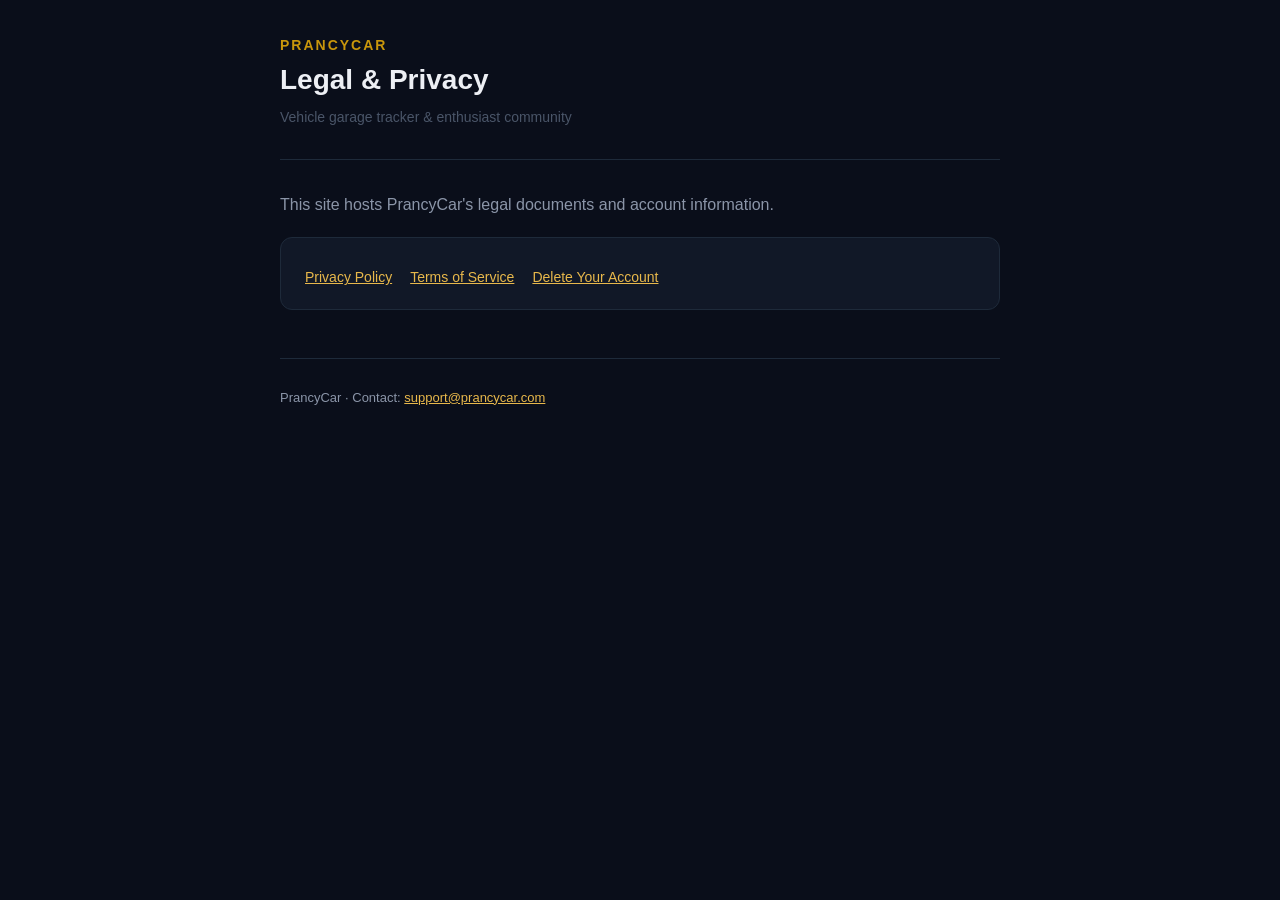
<file: index.html>
<!DOCTYPE html>
<html lang="en">
<head>
  <meta charset="utf-8">
  <meta name="viewport" content="width=device-width, initial-scale=1">
  <title>PrancyCar — Legal</title>
  <meta name="description" content="PrancyCar legal documents: Privacy Policy, Terms of Service, and account deletion.">
  <link rel="stylesheet" href="./style.css">
</head>
<body>
  <div class="wrap">
    <header class="site">
      <span class="brand">PrancyCar</span>
      <h1>Legal &amp; Privacy</h1>
      <p class="updated">Vehicle garage tracker &amp; enthusiast community</p>
    </header>

    <p>This site hosts PrancyCar's legal documents and account information.</p>

    <div class="card">
      <div class="nav">
        <a href="./privacy/">Privacy Policy</a>
        <a href="./terms/">Terms of Service</a>
        <a href="./delete-account/">Delete Your Account</a>
      </div>
    </div>

    <footer class="site">
      <p>PrancyCar &middot; Contact: <a href="mailto:support@prancycar.com">support@prancycar.com</a></p>
    </footer>
  </div>
</body>
</html>
</file>
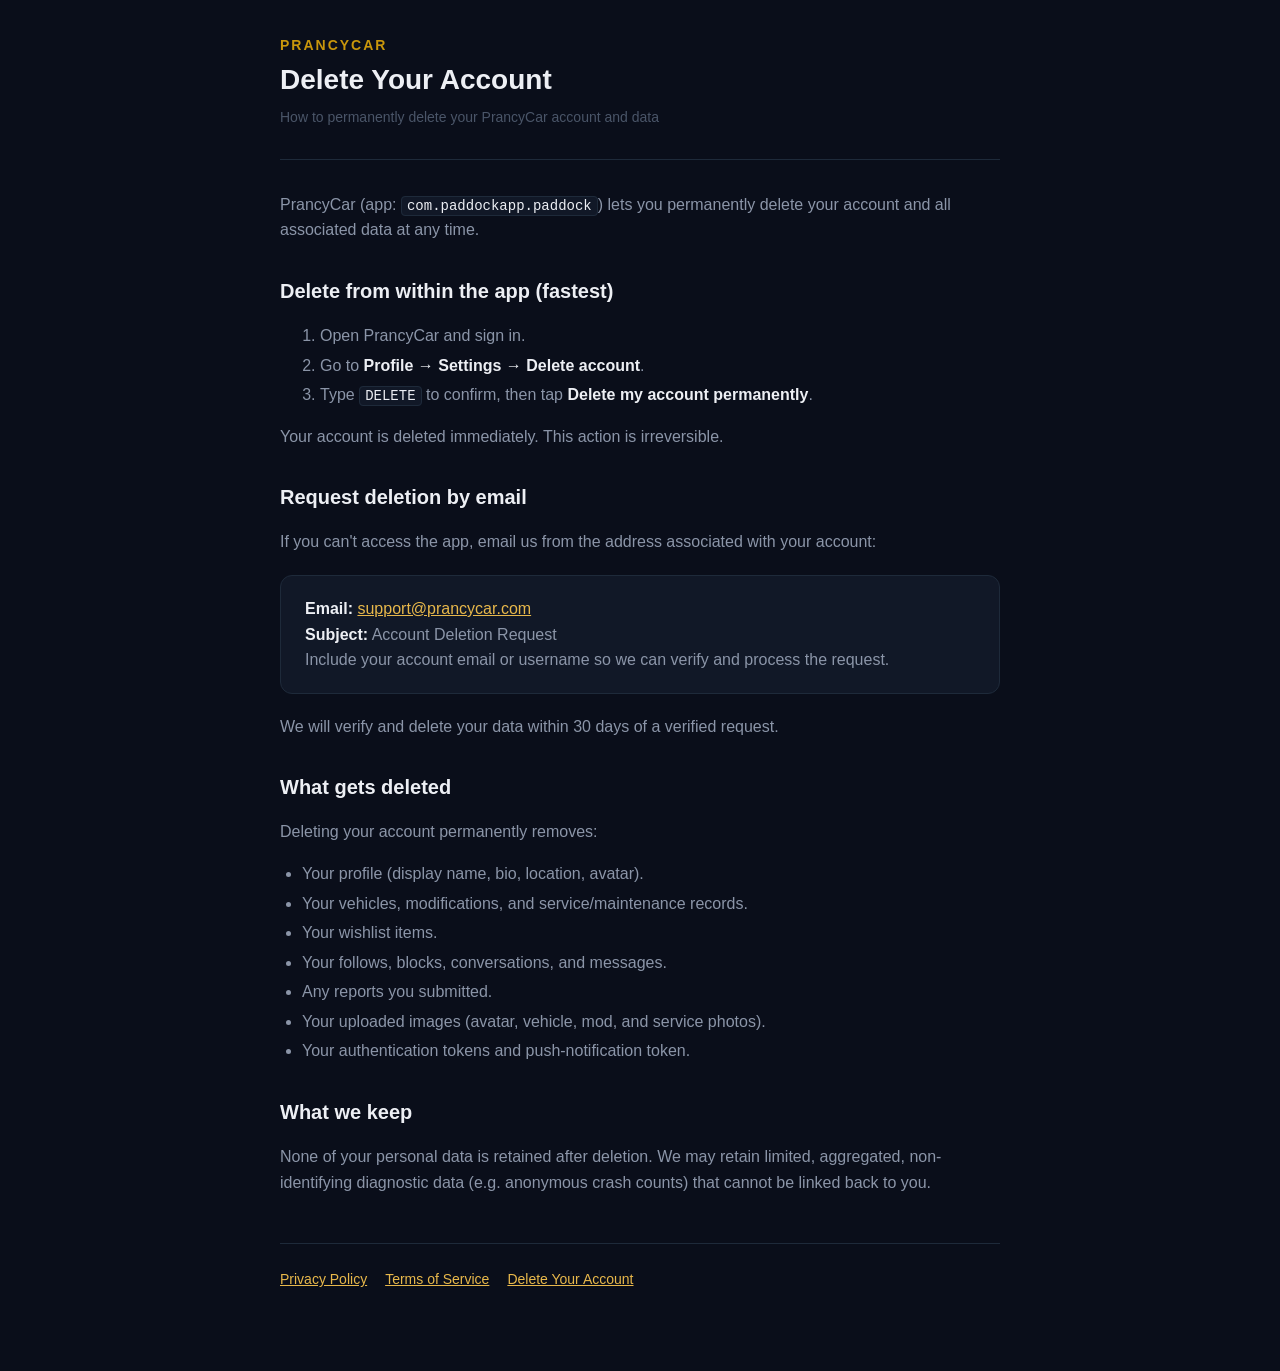
<file: delete-account/index.html>
<!DOCTYPE html>
<html lang="en">
<head>
  <meta charset="utf-8">
  <meta name="viewport" content="width=device-width, initial-scale=1">
  <title>Delete Your Account — PrancyCar</title>
  <meta name="description" content="How to permanently delete your PrancyCar account and all associated data.">
  <link rel="stylesheet" href="../style.css">
</head>
<body>
  <div class="wrap">
    <header class="site">
      <a class="brand" href="../">PrancyCar</a>
      <h1>Delete Your Account</h1>
      <p class="updated">How to permanently delete your PrancyCar account and data</p>
    </header>

    <p>PrancyCar (app: <code>com.paddockapp.paddock</code>) lets
      you permanently delete your account and all associated data at any time.</p>

    <h2>Delete from within the app (fastest)</h2>
    <ol>
      <li>Open PrancyCar and sign in.</li>
      <li>Go to <strong>Profile &rarr; Settings &rarr; Delete account</strong>.</li>
      <li>Type <code>DELETE</code> to confirm, then tap
        <strong>Delete my account permanently</strong>.</li>
    </ol>
    <p>Your account is deleted immediately. This action is irreversible.</p>

    <h2>Request deletion by email</h2>
    <p>If you can't access the app, email us from the address associated with your
      account:</p>
    <div class="card">
      <p style="margin:0">
        <strong>Email:</strong>
        <a href="mailto:support@prancycar.com?subject=Account%20Deletion%20Request">support@prancycar.com</a><br>
        <strong>Subject:</strong> Account Deletion Request<br>
        Include your account email or username so we can verify and process the
        request.
      </p>
    </div>
    <p>We will verify and delete your data within 30 days of a verified request.</p>

    <h2>What gets deleted</h2>
    <p>Deleting your account permanently removes:</p>
    <ul>
      <li>Your profile (display name, bio, location, avatar).</li>
      <li>Your vehicles, modifications, and service/maintenance records.</li>
      <li>Your wishlist items.</li>
      <li>Your follows, blocks, conversations, and messages.</li>
      <li>Any reports you submitted.</li>
      <li>Your uploaded images (avatar, vehicle, mod, and service photos).</li>
      <li>Your authentication tokens and push-notification token.</li>
    </ul>

    <h2>What we keep</h2>
    <p>None of your personal data is retained after deletion. We may retain limited,
      aggregated, non-identifying diagnostic data (e.g. anonymous crash counts) that
      cannot be linked back to you.</p>

    <footer class="site">
      <div class="nav">
        <a href="../privacy/">Privacy Policy</a>
        <a href="../terms/">Terms of Service</a>
        <a href="../delete-account/">Delete Your Account</a>
      </div>
    </footer>
  </div>
</body>
</html>
</file>
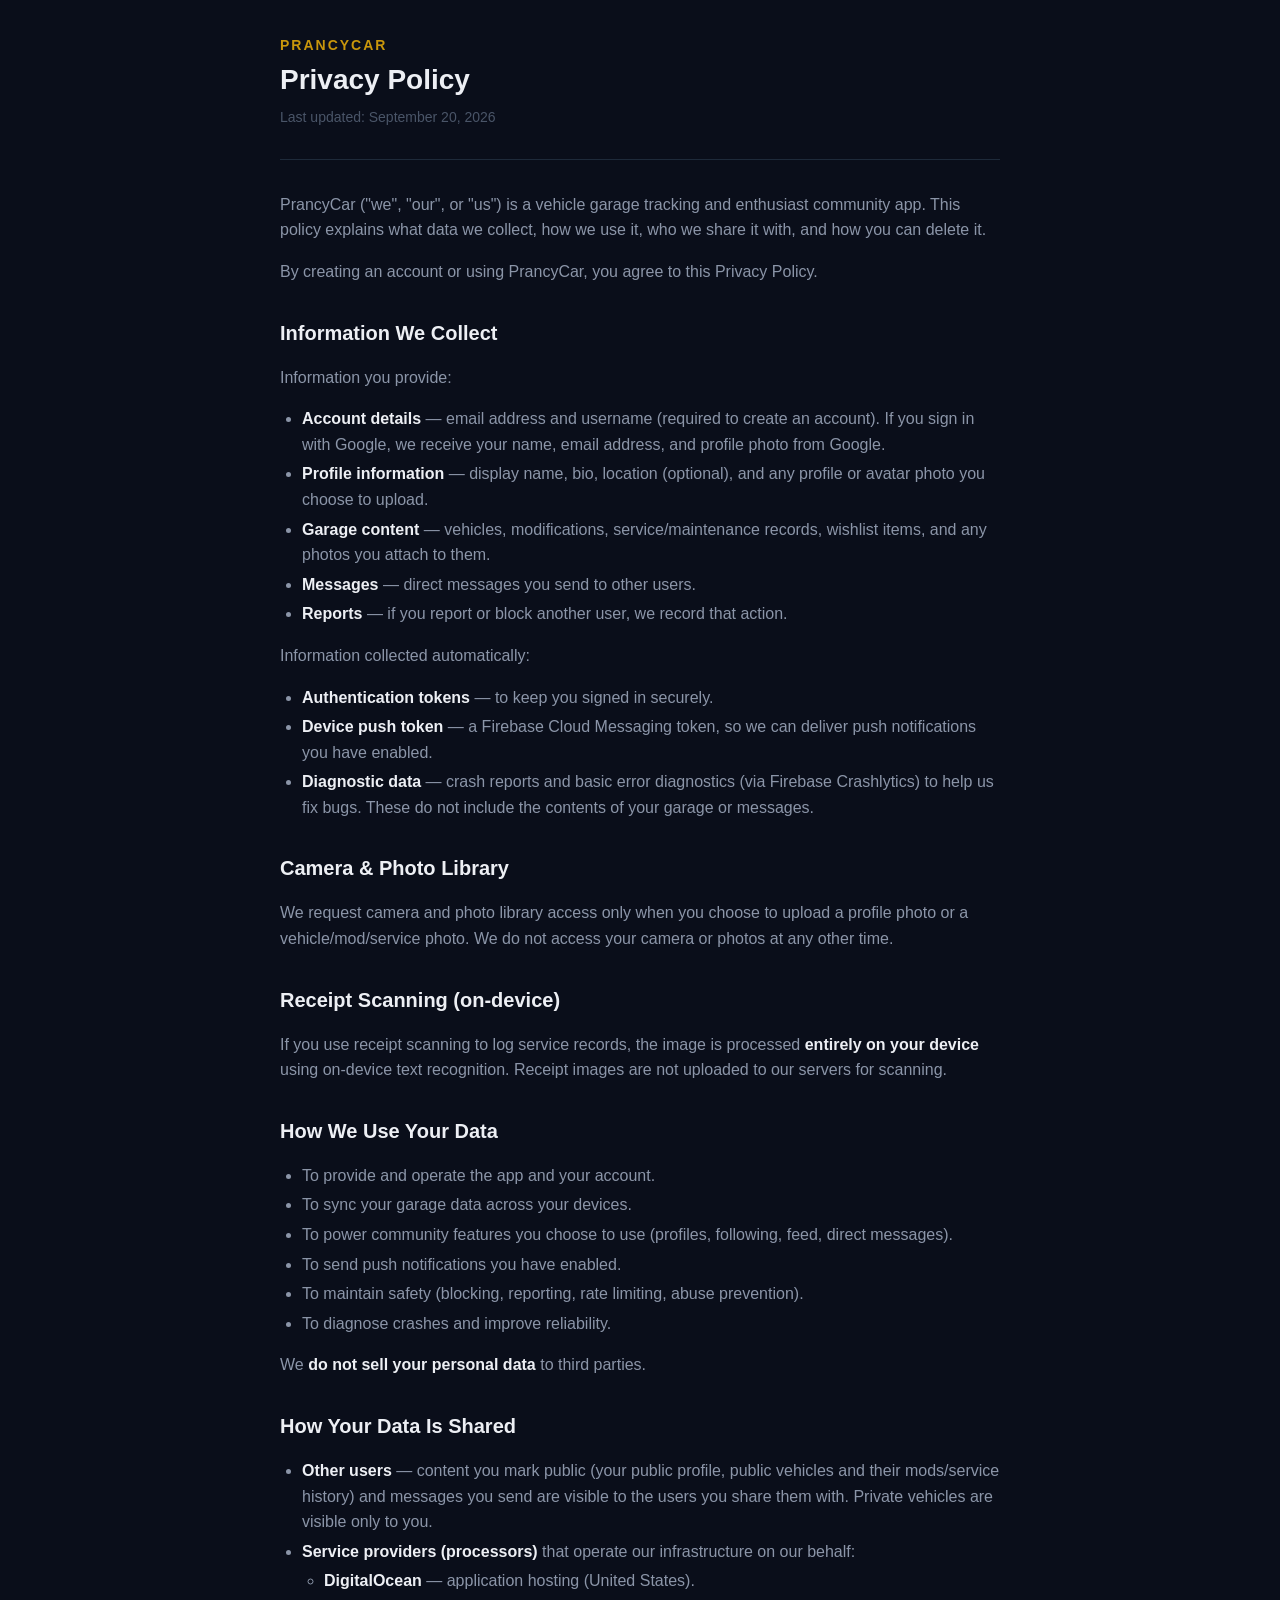
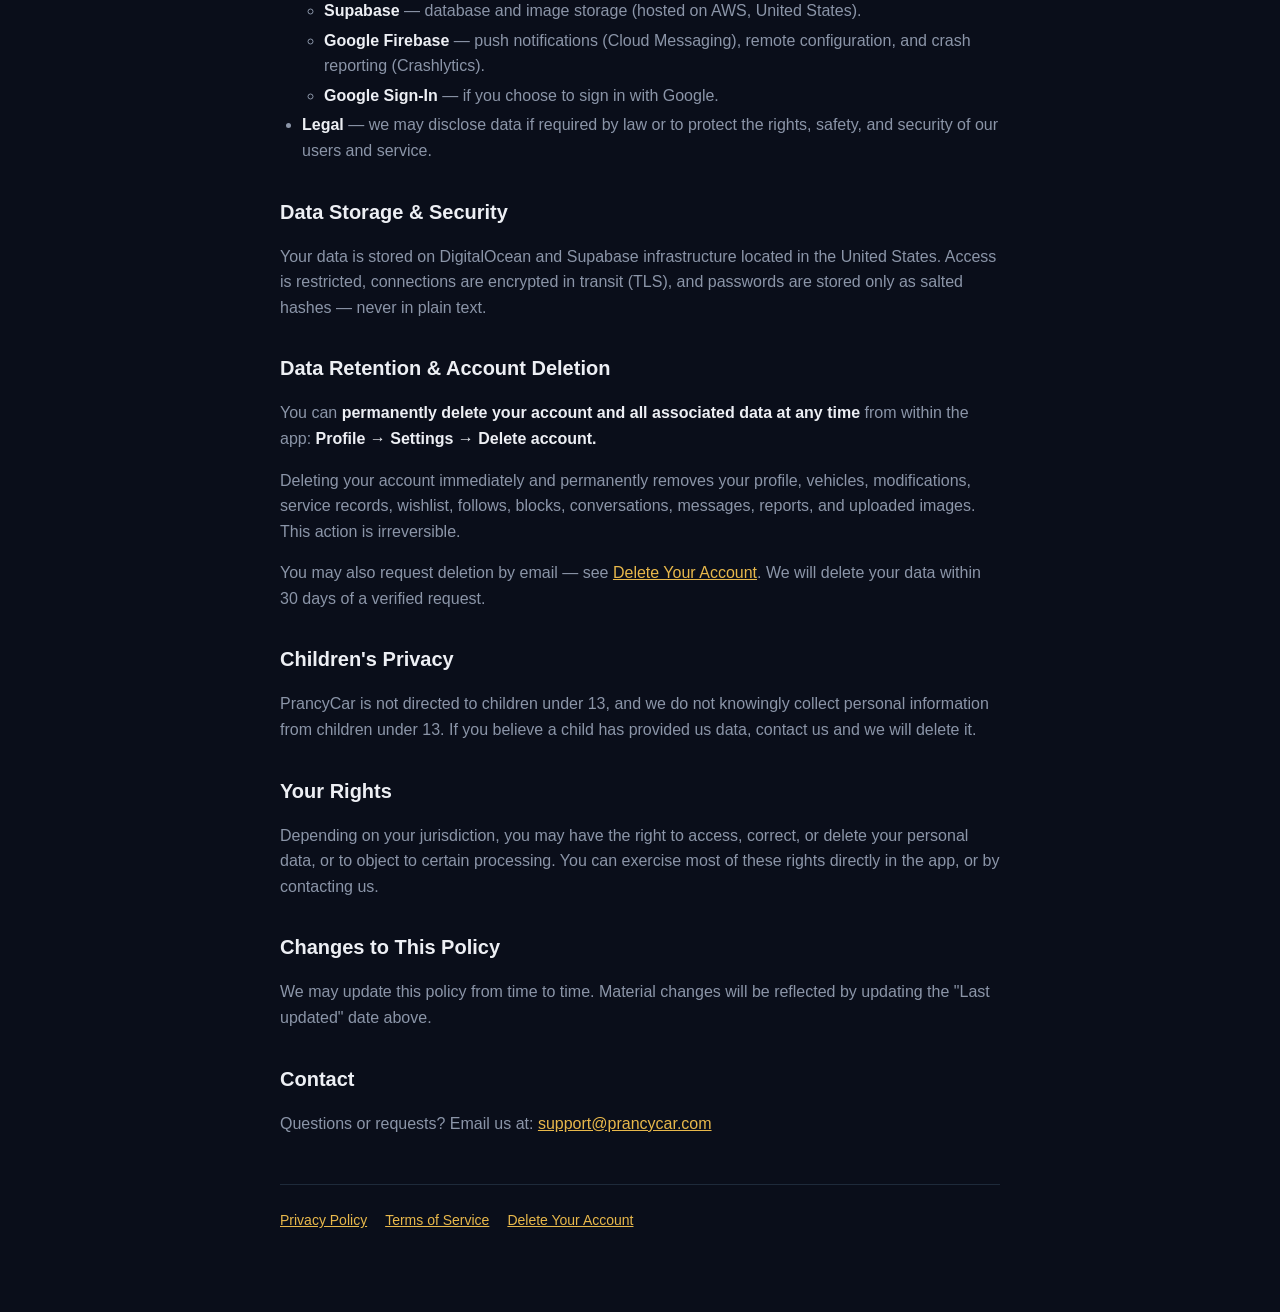
<file: privacy/index.html>
<!DOCTYPE html>
<html lang="en">
<head>
  <meta charset="utf-8">
  <meta name="viewport" content="width=device-width, initial-scale=1">
  <title>Privacy Policy — PrancyCar</title>
  <meta name="description" content="PrancyCar Privacy Policy: what data we collect, how we use it, and how to delete it.">
  <link rel="stylesheet" href="../style.css">
</head>
<body>
  <div class="wrap">
    <header class="site">
      <a class="brand" href="../">PrancyCar</a>
      <h1>Privacy Policy</h1>
      <p class="updated">Last updated: September 20, 2026</p>
    </header>

    <p>PrancyCar ("we", "our", or "us") is a vehicle garage tracking and enthusiast
      community app. This policy explains what data we collect, how we use it, who
      we share it with, and how you can delete it.</p>
    <p>By creating an account or using PrancyCar, you agree to this Privacy Policy.</p>

    <h2>Information We Collect</h2>
    <p>Information you provide:</p>
    <ul>
      <li><strong>Account details</strong> — email address and username (required
        to create an account). If you sign in with Google, we receive your name,
        email address, and profile photo from Google.</li>
      <li><strong>Profile information</strong> — display name, bio, location
        (optional), and any profile or avatar photo you choose to upload.</li>
      <li><strong>Garage content</strong> — vehicles, modifications,
        service/maintenance records, wishlist items, and any photos you attach to
        them.</li>
      <li><strong>Messages</strong> — direct messages you send to other users.</li>
      <li><strong>Reports</strong> — if you report or block another user, we record
        that action.</li>
    </ul>
    <p>Information collected automatically:</p>
    <ul>
      <li><strong>Authentication tokens</strong> — to keep you signed in securely.</li>
      <li><strong>Device push token</strong> — a Firebase Cloud Messaging token, so
        we can deliver push notifications you have enabled.</li>
      <li><strong>Diagnostic data</strong> — crash reports and basic error
        diagnostics (via Firebase Crashlytics) to help us fix bugs. These do not
        include the contents of your garage or messages.</li>
    </ul>

    <h2>Camera &amp; Photo Library</h2>
    <p>We request camera and photo library access only when you choose to upload a
      profile photo or a vehicle/mod/service photo. We do not access your camera or
      photos at any other time.</p>

    <h2>Receipt Scanning (on-device)</h2>
    <p>If you use receipt scanning to log service records, the image is processed
      <strong>entirely on your device</strong> using on-device text recognition.
      Receipt images are not uploaded to our servers for scanning.</p>

    <h2>How We Use Your Data</h2>
    <ul>
      <li>To provide and operate the app and your account.</li>
      <li>To sync your garage data across your devices.</li>
      <li>To power community features you choose to use (profiles, following, feed,
        direct messages).</li>
      <li>To send push notifications you have enabled.</li>
      <li>To maintain safety (blocking, reporting, rate limiting, abuse prevention).</li>
      <li>To diagnose crashes and improve reliability.</li>
    </ul>
    <p>We <strong>do not sell your personal data</strong> to third parties.</p>

    <h2>How Your Data Is Shared</h2>
    <ul>
      <li><strong>Other users</strong> — content you mark public (your public
        profile, public vehicles and their mods/service history) and messages you
        send are visible to the users you share them with. Private vehicles are
        visible only to you.</li>
      <li><strong>Service providers (processors)</strong> that operate our
        infrastructure on our behalf:
        <ul>
          <li><strong>DigitalOcean</strong> — application hosting (United States).</li>
          <li><strong>Supabase</strong> — database and image storage (hosted on
            AWS, United States).</li>
          <li><strong>Google Firebase</strong> — push notifications (Cloud
            Messaging), remote configuration, and crash reporting (Crashlytics).</li>
          <li><strong>Google Sign-In</strong> — if you choose to sign in with
            Google.</li>
        </ul>
      </li>
      <li><strong>Legal</strong> — we may disclose data if required by law or to
        protect the rights, safety, and security of our users and service.</li>
    </ul>

    <h2>Data Storage &amp; Security</h2>
    <p>Your data is stored on DigitalOcean and Supabase infrastructure located in
      the United States. Access is restricted, connections are encrypted in transit
      (TLS), and passwords are stored only as salted hashes — never in plain text.</p>

    <h2>Data Retention &amp; Account Deletion</h2>
    <p>You can <strong>permanently delete your account and all associated data at
      any time</strong> from within the app:
      <strong>Profile &rarr; Settings &rarr; Delete account.</strong></p>
    <p>Deleting your account immediately and permanently removes your profile,
      vehicles, modifications, service records, wishlist, follows, blocks,
      conversations, messages, reports, and uploaded images. This action is
      irreversible.</p>
    <p>You may also request deletion by email — see
      <a href="../delete-account/">Delete Your Account</a>. We will delete your data
      within 30 days of a verified request.</p>

    <h2>Children's Privacy</h2>
    <p>PrancyCar is not directed to children under 13, and we do not knowingly collect
      personal information from children under 13. If you believe a child has
      provided us data, contact us and we will delete it.</p>

    <h2>Your Rights</h2>
    <p>Depending on your jurisdiction, you may have the right to access, correct, or
      delete your personal data, or to object to certain processing. You can
      exercise most of these rights directly in the app, or by contacting us.</p>

    <h2>Changes to This Policy</h2>
    <p>We may update this policy from time to time. Material changes will be
      reflected by updating the "Last updated" date above.</p>

    <h2>Contact</h2>
    <p>Questions or requests? Email us at:
      <a href="mailto:support@prancycar.com">support@prancycar.com</a></p>

    <footer class="site">
      <div class="nav">
        <a href="../privacy/">Privacy Policy</a>
        <a href="../terms/">Terms of Service</a>
        <a href="../delete-account/">Delete Your Account</a>
      </div>
    </footer>
  </div>
</body>
</html>
</file>
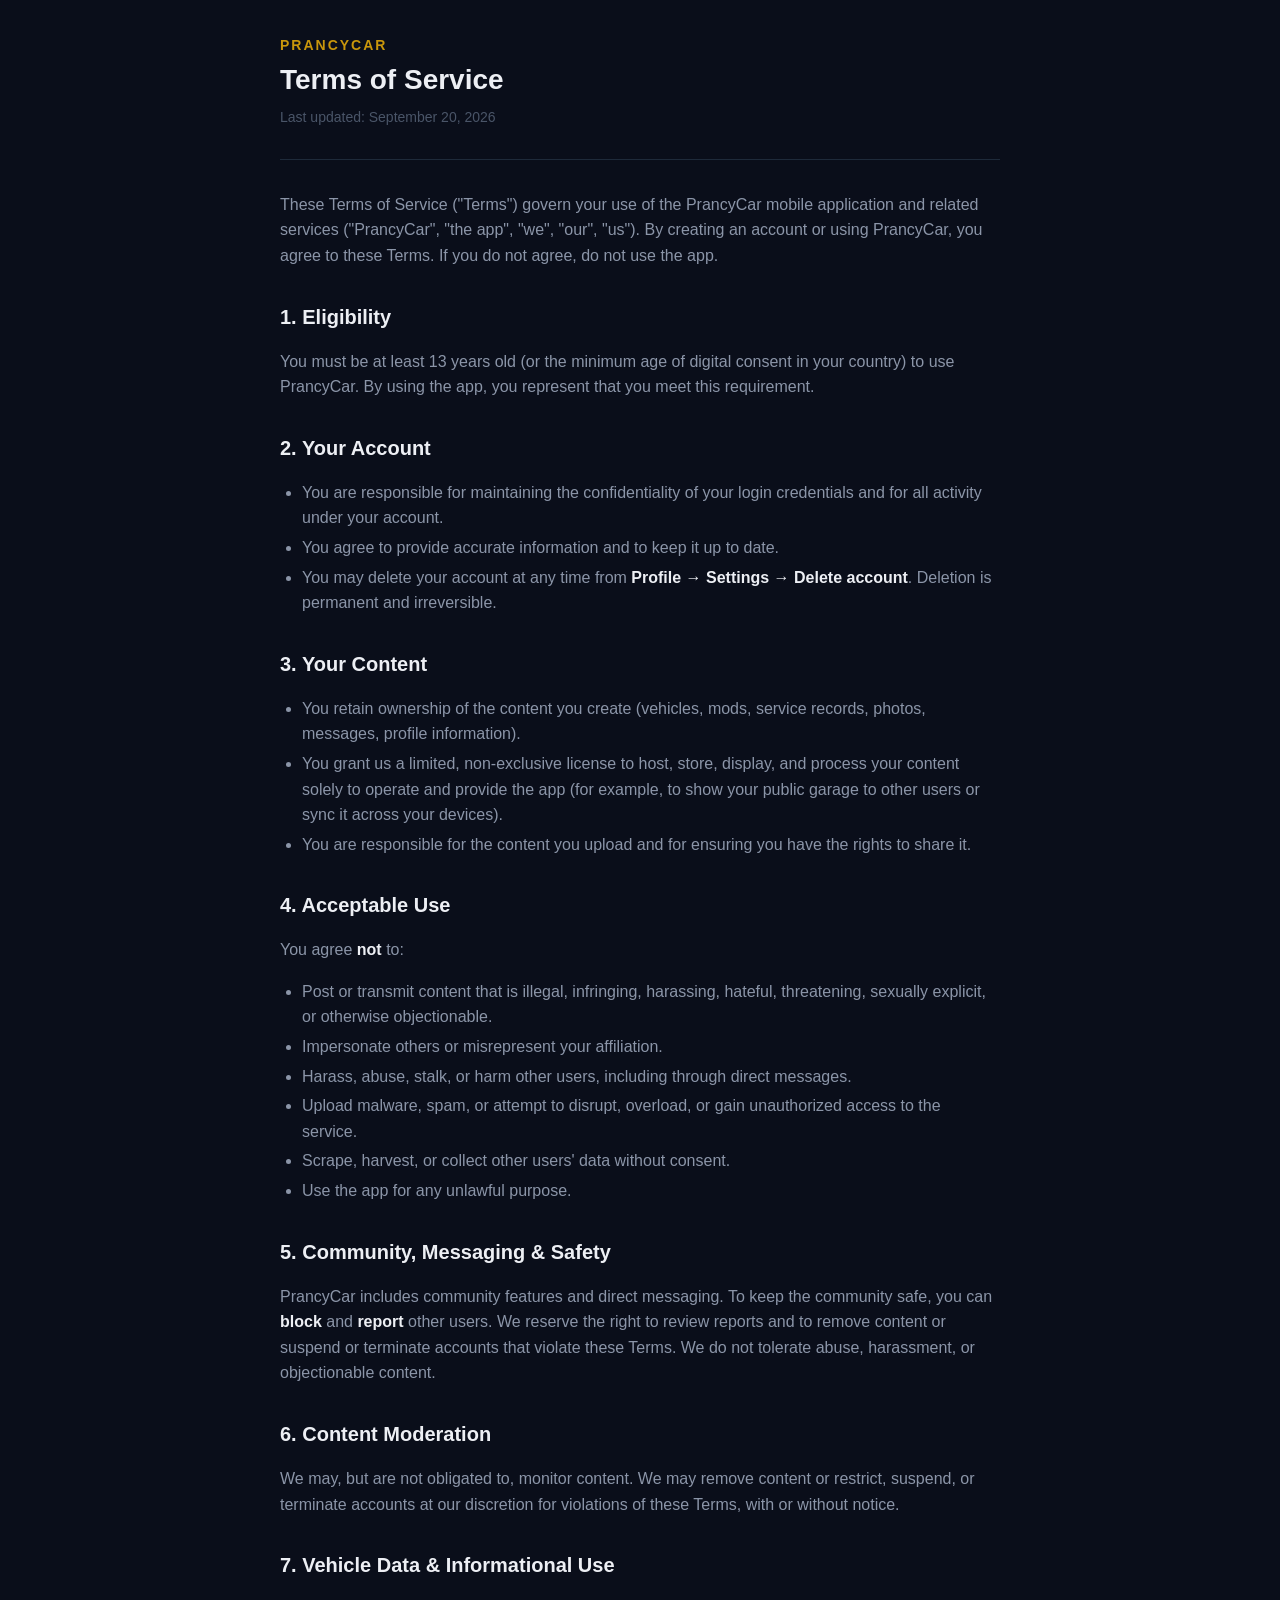
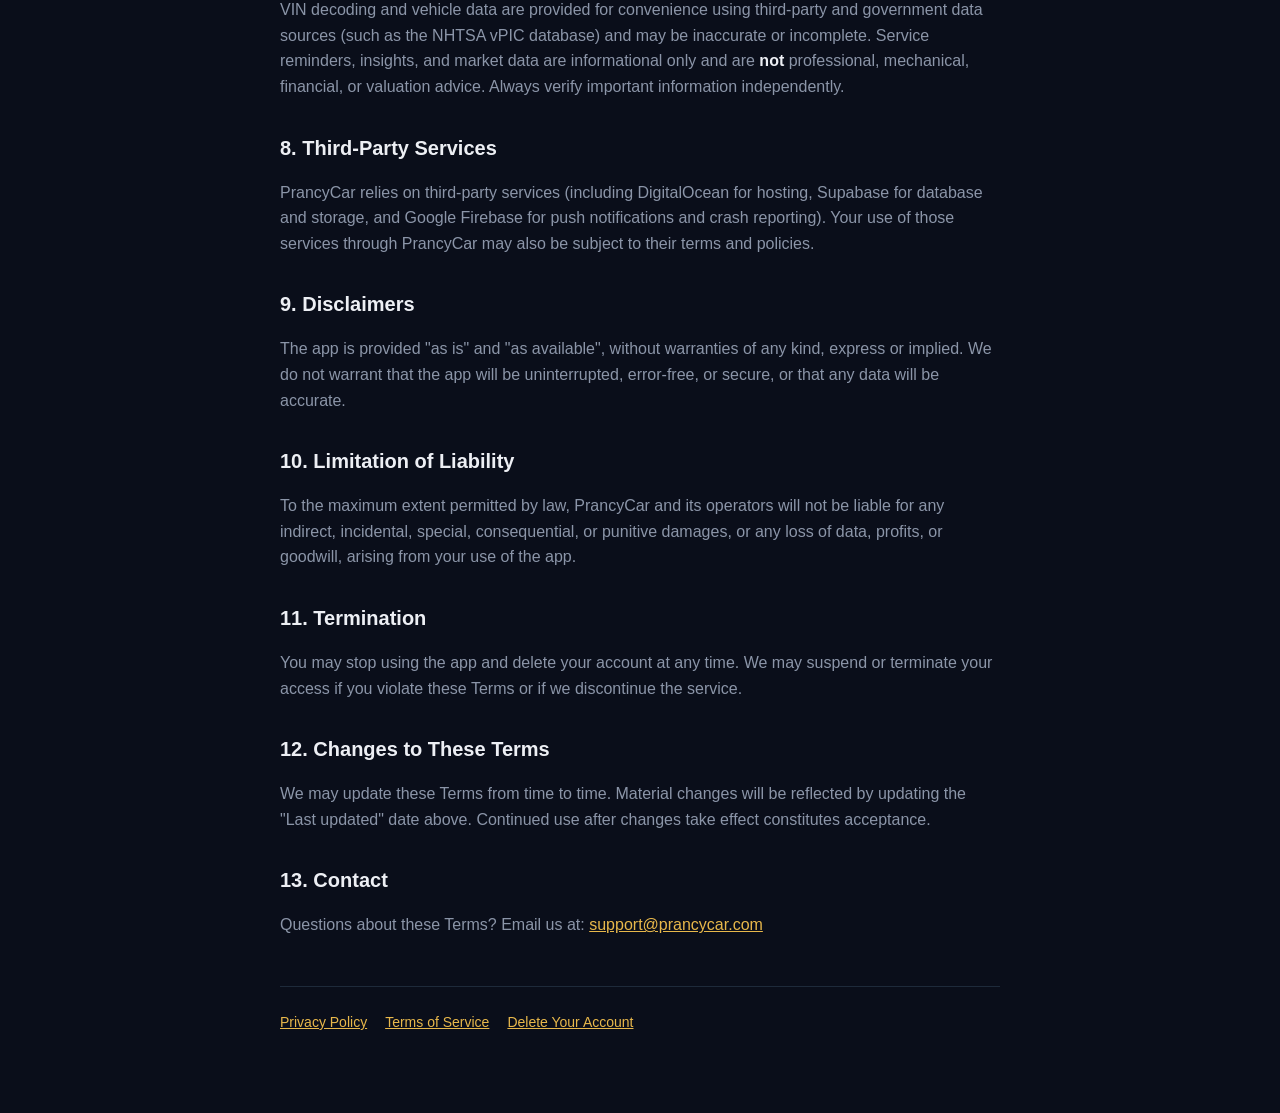
<file: terms/index.html>
<!DOCTYPE html>
<html lang="en">
<head>
  <meta charset="utf-8">
  <meta name="viewport" content="width=device-width, initial-scale=1">
  <title>Terms of Service — PrancyCar</title>
  <meta name="description" content="PrancyCar Terms of Service.">
  <link rel="stylesheet" href="../style.css">
</head>
<body>
  <div class="wrap">
    <header class="site">
      <a class="brand" href="../">PrancyCar</a>
      <h1>Terms of Service</h1>
      <p class="updated">Last updated: September 20, 2026</p>
    </header>

    <p>These Terms of Service ("Terms") govern your use of the PrancyCar mobile
      application and related services ("PrancyCar", "the app", "we", "our", "us").
      By creating an account or using PrancyCar, you agree to these Terms. If you do
      not agree, do not use the app.</p>

    <h2>1. Eligibility</h2>
    <p>You must be at least 13 years old (or the minimum age of digital consent in
      your country) to use PrancyCar. By using the app, you represent that you meet
      this requirement.</p>

    <h2>2. Your Account</h2>
    <ul>
      <li>You are responsible for maintaining the confidentiality of your login
        credentials and for all activity under your account.</li>
      <li>You agree to provide accurate information and to keep it up to date.</li>
      <li>You may delete your account at any time from
        <strong>Profile &rarr; Settings &rarr; Delete account</strong>. Deletion is
        permanent and irreversible.</li>
    </ul>

    <h2>3. Your Content</h2>
    <ul>
      <li>You retain ownership of the content you create (vehicles, mods, service
        records, photos, messages, profile information).</li>
      <li>You grant us a limited, non-exclusive license to host, store, display,
        and process your content solely to operate and provide the app (for
        example, to show your public garage to other users or sync it across your
        devices).</li>
      <li>You are responsible for the content you upload and for ensuring you have
        the rights to share it.</li>
    </ul>

    <h2>4. Acceptable Use</h2>
    <p>You agree <strong>not</strong> to:</p>
    <ul>
      <li>Post or transmit content that is illegal, infringing, harassing, hateful,
        threatening, sexually explicit, or otherwise objectionable.</li>
      <li>Impersonate others or misrepresent your affiliation.</li>
      <li>Harass, abuse, stalk, or harm other users, including through direct
        messages.</li>
      <li>Upload malware, spam, or attempt to disrupt, overload, or gain
        unauthorized access to the service.</li>
      <li>Scrape, harvest, or collect other users' data without consent.</li>
      <li>Use the app for any unlawful purpose.</li>
    </ul>

    <h2>5. Community, Messaging &amp; Safety</h2>
    <p>PrancyCar includes community features and direct messaging. To keep the
      community safe, you can <strong>block</strong> and <strong>report</strong>
      other users. We reserve the right to review reports and to remove content or
      suspend or terminate accounts that violate these Terms. We do not tolerate
      abuse, harassment, or objectionable content.</p>

    <h2>6. Content Moderation</h2>
    <p>We may, but are not obligated to, monitor content. We may remove content or
      restrict, suspend, or terminate accounts at our discretion for violations of
      these Terms, with or without notice.</p>

    <h2>7. Vehicle Data &amp; Informational Use</h2>
    <p>VIN decoding and vehicle data are provided for convenience using third-party
      and government data sources (such as the NHTSA vPIC database) and may be
      inaccurate or incomplete. Service reminders, insights, and market data are
      informational only and are <strong>not</strong> professional, mechanical,
      financial, or valuation advice. Always verify important information
      independently.</p>

    <h2>8. Third-Party Services</h2>
    <p>PrancyCar relies on third-party services (including DigitalOcean for
      hosting, Supabase for database and storage, and Google Firebase for push
      notifications and crash reporting). Your use of those services through
      PrancyCar may also be subject to their terms and policies.</p>

    <h2>9. Disclaimers</h2>
    <p>The app is provided "as is" and "as available", without warranties of any
      kind, express or implied. We do not warrant that the app will be
      uninterrupted, error-free, or secure, or that any data will be accurate.</p>

    <h2>10. Limitation of Liability</h2>
    <p>To the maximum extent permitted by law, PrancyCar and its operators will not be
      liable for any indirect, incidental, special, consequential, or punitive
      damages, or any loss of data, profits, or goodwill, arising from your use of
      the app.</p>

    <h2>11. Termination</h2>
    <p>You may stop using the app and delete your account at any time. We may
      suspend or terminate your access if you violate these Terms or if we
      discontinue the service.</p>

    <h2>12. Changes to These Terms</h2>
    <p>We may update these Terms from time to time. Material changes will be
      reflected by updating the "Last updated" date above. Continued use after
      changes take effect constitutes acceptance.</p>

    <h2>13. Contact</h2>
    <p>Questions about these Terms? Email us at:
      <a href="mailto:support@prancycar.com">support@prancycar.com</a></p>

    <footer class="site">
      <div class="nav">
        <a href="../privacy/">Privacy Policy</a>
        <a href="../terms/">Terms of Service</a>
        <a href="../delete-account/">Delete Your Account</a>
      </div>
    </footer>
  </div>
</body>
</html>
</file>
<file: style.css>
:root {
  --bg: #0a0e1a;
  --surface: #111827;
  --border: #1e2a3a;
  --text: #edeff4;
  --text-secondary: #8b95a8;
  --text-muted: #4a5568;
  --accent: #c8960c;
  --accent-light: #e8b84b;
}

* { box-sizing: border-box; }

html { -webkit-text-size-adjust: 100%; }

body {
  margin: 0;
  background: var(--bg);
  color: var(--text);
  font-family: -apple-system, BlinkMacSystemFont, "Segoe UI", Roboto, Helvetica,
    Arial, sans-serif;
  line-height: 1.6;
  font-size: 16px;
}

.wrap {
  max-width: 760px;
  margin: 0 auto;
  padding: 32px 20px 80px;
}

header.site {
  border-bottom: 1px solid var(--border);
  margin-bottom: 32px;
  padding-bottom: 16px;
}

a { color: var(--accent-light); }
a:hover { color: var(--accent); }

h1 { font-size: 28px; font-weight: 700; margin: 0 0 4px; }
h2 { font-size: 20px; font-weight: 600; margin: 32px 0 8px; color: var(--text); }
h3 { font-size: 16px; font-weight: 600; margin: 20px 0 6px; }

.brand {
  font-size: 14px;
  letter-spacing: 2px;
  text-transform: uppercase;
  color: var(--accent);
  font-weight: 700;
  text-decoration: none;
}

.updated { color: var(--text-muted); font-size: 14px; margin-top: 0; }

p, li { color: var(--text-secondary); }
strong { color: var(--text); }

ul { padding-left: 22px; }
li { margin: 4px 0; }

.card {
  background: var(--surface);
  border: 1px solid var(--border);
  border-radius: 12px;
  padding: 20px 24px;
  margin: 20px 0;
}

.nav {
  display: flex;
  gap: 18px;
  flex-wrap: wrap;
  margin-top: 8px;
  font-size: 14px;
}

footer.site {
  margin-top: 48px;
  padding-top: 16px;
  border-top: 1px solid var(--border);
  color: var(--text-muted);
  font-size: 13px;
}

code {
  background: var(--surface);
  border: 1px solid var(--border);
  border-radius: 4px;
  padding: 1px 5px;
  font-size: 14px;
  color: var(--text);
}
</file>
